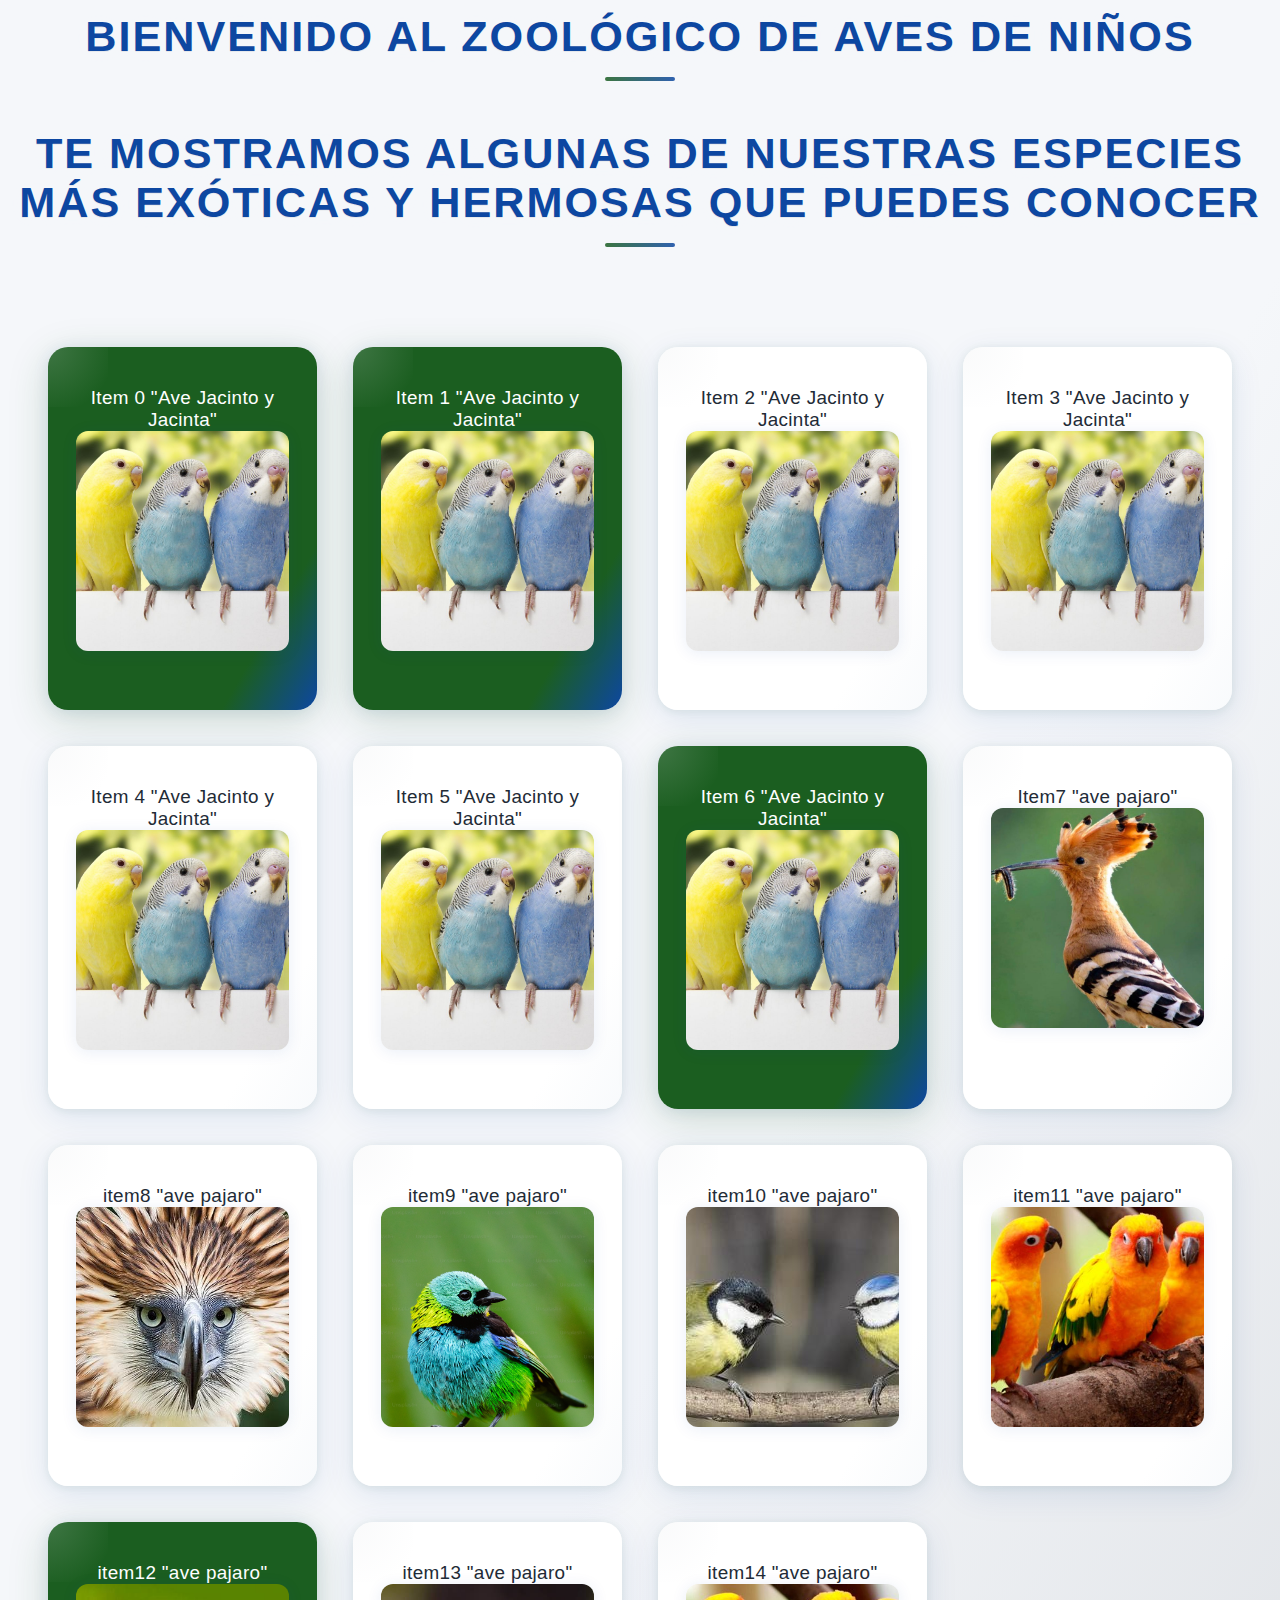
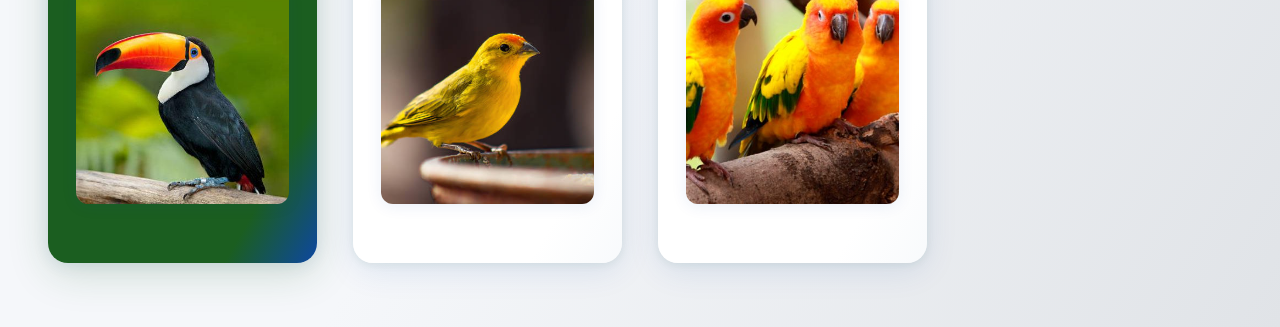
<file: practica10/index.html>
<!DOCTYPE html>
<html lang="es">
<head>
    <meta charset="UTF-8">
    <meta name="viewport" content="width=device-width, initial-scale=1.0">
    <title>Practica10</title>
    <link rel="stylesheet" href="estilos.css">

</head>
<body>

    <h1>Bienvenido al zoológico de aves de niños</h1>
    <h2>Te mostramos algunas de nuestras especies más exóticas y hermosas que puedes conocer</h2>

    <div class="container">
        <div class="item" id="item1">Item 0 "Ave Jacinto y Jacinta"
            <img src="img/jacintoyjacinta.jpeg" alt="jacintoyjacinta" width="350" height="350">
        </div>
        <div class="item" id="item1">Item 1 "Ave Jacinto y Jacinta"
            <img src="img/jacintoyjacinta.jpeg" alt="jacintoyjacinta" width="350" height="350">
        </div>
        <div class="item" id="item2">Item 2 "Ave Jacinto y Jacinta"
            <img src="img/jacintoyjacinta.jpeg" alt="jacintoyjacinta" width="350" height="350">
        </div>
        <div class="item" id="item3">Item 3 "Ave Jacinto y Jacinta"
            <img src="img/jacintoyjacinta.jpeg" alt="jacintoyjacinta" width="350" height="350">
        </div>
        <div class="item" id="item4">Item 4 "Ave Jacinto y Jacinta"
            <img src="img/jacintoyjacinta.jpeg" alt="jacintoyjacinta" width="350" height="350">
        </div>
        <div class="item" id="item5">Item 5 "Ave Jacinto y Jacinta"
            <img src="img/jacintoyjacinta.jpeg" alt="jacintoyjacinta" width="350" height="350">
        </div>
        <div class="item" id="item6">Item 6 "Ave Jacinto y Jacinta"
            <img src="img/jacintoyjacinta.jpeg" alt="jacintoyjacinta" width="350" height="350">
        </div>
        <div class="item" id="item7">Item7 "ave pajaro"
            <img src="img/pajaro7.jpg" alt="pajaro7" width="350" height="350">
        </div>
        <div class="item" id="item2">item8 "ave pajaro"
            <img src="img/pajaro8.jpg" alt="pajaro8" width="350" height="350">
        </div>
        <div class="item" id="item3">item9 "ave pajaro"
            <img src="img/pajaro6.jpeg" alt="pajaro6" width="350" height="350">
        </div>
        <div class="item" id="item4">item10 "ave pajaro"
            <img src="img/pajaro5.jpeg" alt="pajaro5" width="350" height="350">
        </div>
        <div class="item" id="item5">item11 "ave pajaro"
            <img src="img/pajaro4.jpg" alt="pajaro4" width="350" height="350">
        </div>
        <div class="item" id="item6">item12 "ave pajaro"
            <img src="img/pajaro3.jpg" alt="pajaro3" width="350" height="350">
        </div>
        <div class="item" id="item7">item13 "ave pajaro"
            <img src="img/pajaro2.jpg" alt="pajaro2" width="350" height="350">
        </div>
        <div class="item" id="item7">item14 "ave pajaro"
            <img src="img/pajaro4.jpg" alt="pajaro4" width="350" height="350">
        </div>
    </div>
    </body>
</html>
</file>
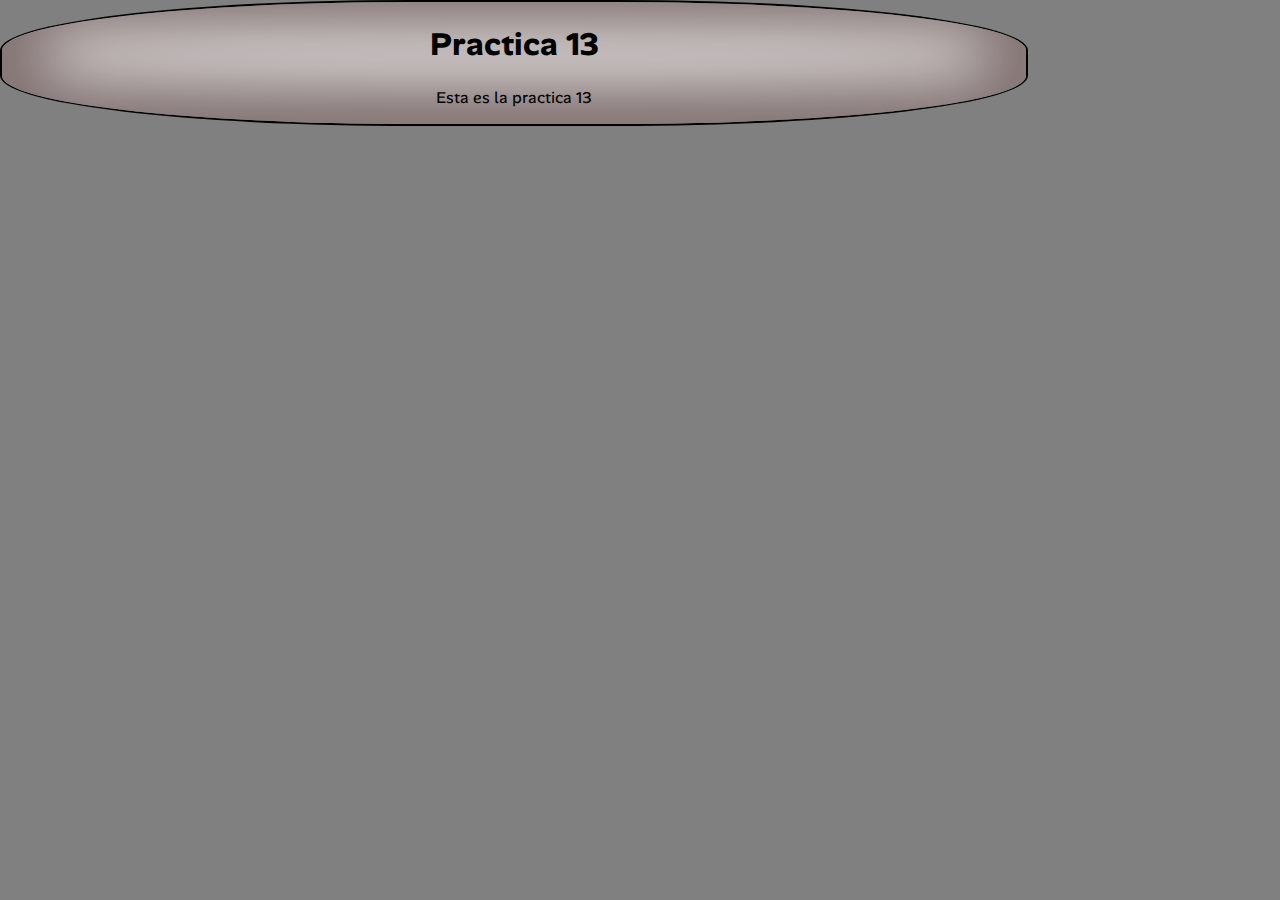
<file: practica13/index.html>
<!DOCTYPE html>
<html lang="en">
<head>
    <meta charset="UTF-8">
    <meta name="viewport" content="width=device-width, initial-scale=1.0">
    <title>Practica 13</title>
    
    <link rel="preconnect" href="https://fonts.googleapis.com">
    <link rel="preconnect" href="https://fonts.gstatic.com" crossorigin>
    <link href="https://fonts.googleapis.com/css2?family=Alan+Sans:wght@300..900&display=swap" rel="stylesheet">
    <link rel="stylesheet" href="estilos.css">
</head>
<body>
    <div id="encabezado">
        <h1>Practica 13</h1>
    <p>Esta es la practica 13</p>
    </div>
    

    
</body>
</html>
</file>
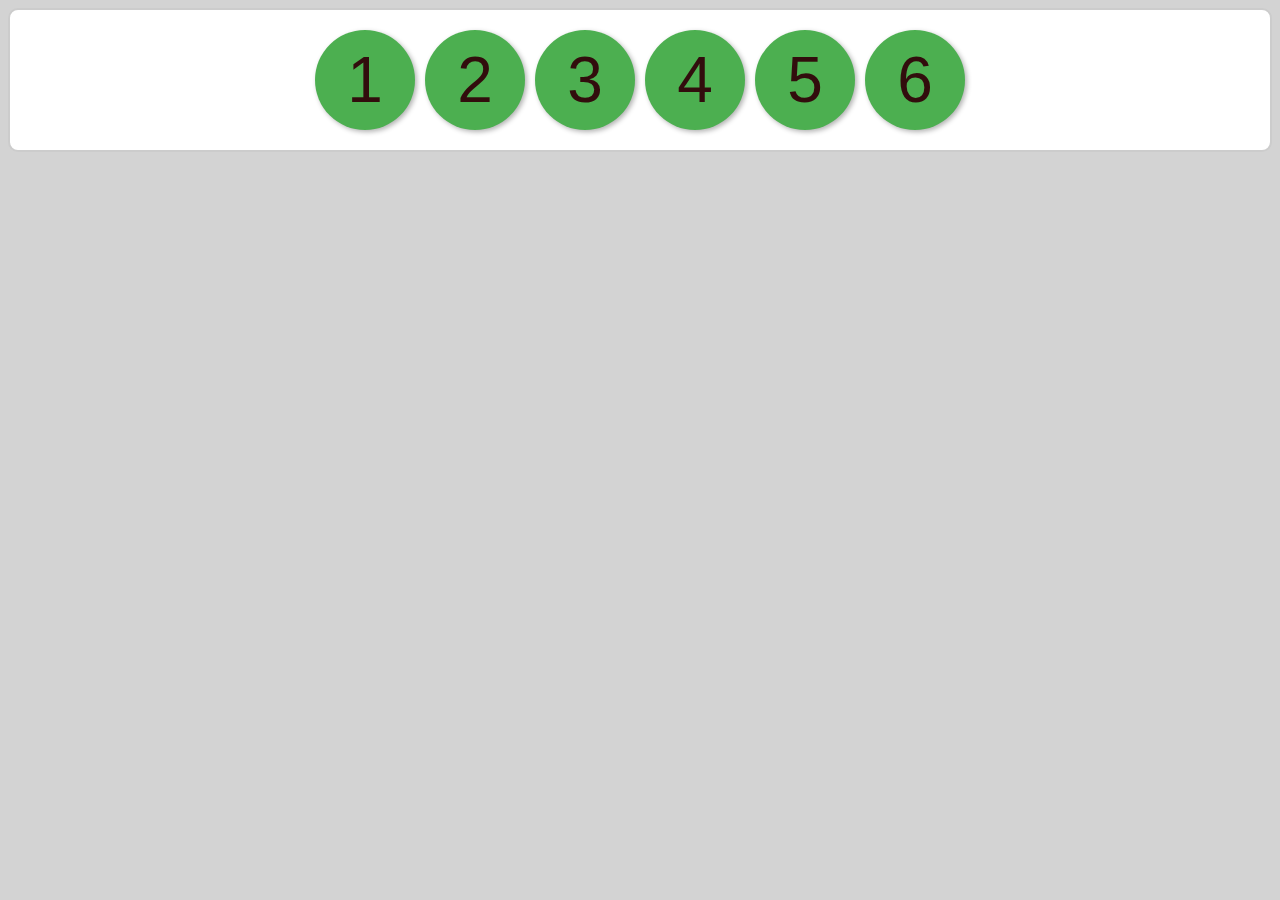
<file: practica14/index.html>
<!DOCTYPE html>
<html lang="es">
<head>
    <meta charset="UTF-8">
    <meta name="viewport" content="width=device-width, initial-scale=1.0">
    <title>Practica14</title>
    <link rel="stylesheet" href="estilos.css">
</head>
<body>
    <div id="container">
        <div class="cuadro">1</div>
        <div class="cuadro">2</div>
        <div class="cuadro">3</div>
        <div class="cuadro">4</div>
        <div class="cuadro">5</div>
        <div class="cuadro">6</div>
    </div>
</head>
<body>
    
</body>
</html>
</file>
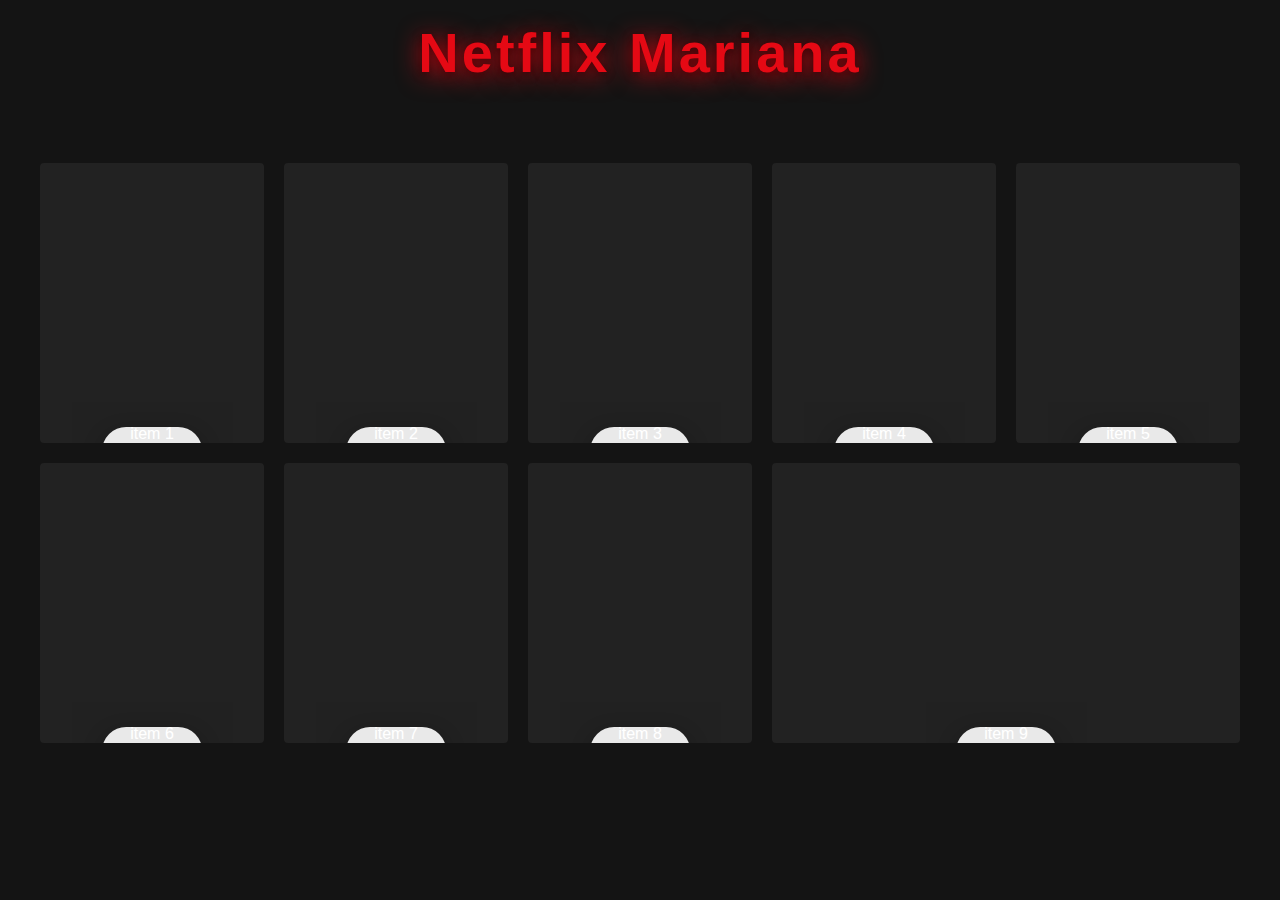
<file: practica16/index.html>
<!DOCTYPE html>
<html lang="es">
<head>
    <meta charset="UTF-8">
    <meta name="viewport" content="width=device-width, initial-scale=1.0">
    <title>Practica16</title>
    <link rel="stylesheet" href="estilos.css">

</head>
<body>

    <H1>Netflix Mariana</H1>

    <div class="container">
        <div class="item item1">item 1</div>
        <div class="item item2">item 2</div>
        <div class="item item3">item 3</div>
        <div class="item item4">item 4</div>
        <div class="item item5">item 5</div>
        <div class="item item6">item 6</div>
        <div class="item item7">item 7</div>
        <div class="item item8">item 8</div>
        <div class="item item9">item 9</div>
    </div>
    
</body>
</html>
</file>
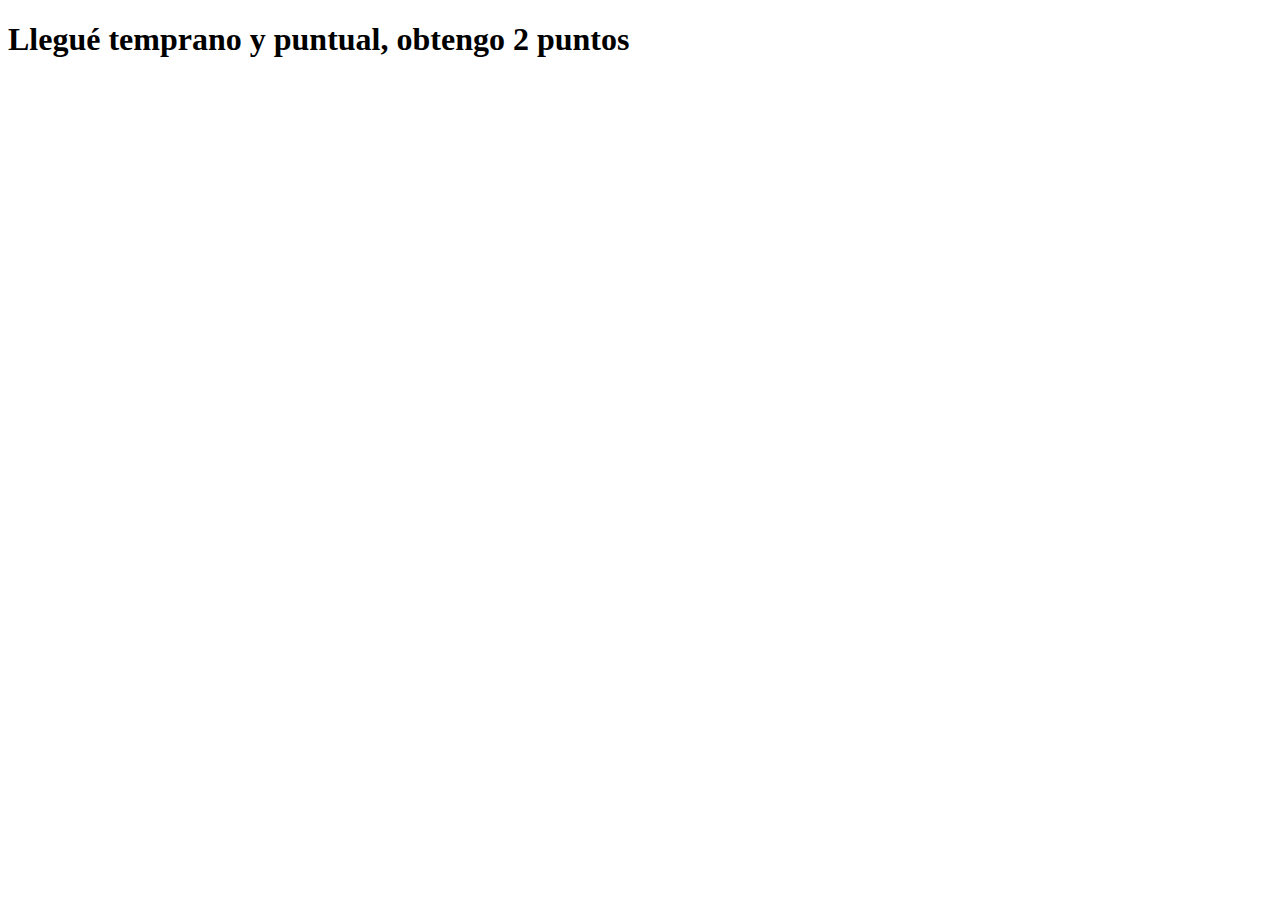
<file: practica8/index.html>
<!DOCTYPE html>
<html lang="en">
<head>
    <meta charset="UTF-8">
    <meta name="viewport" content="width=device-width, initial-scale=1.0">
    <title>Practica8</title>
</head>
<body>
    <h1>Llegué temprano y puntual, obtengo 2 puntos</h1>
    
</body>
</html>
</file>
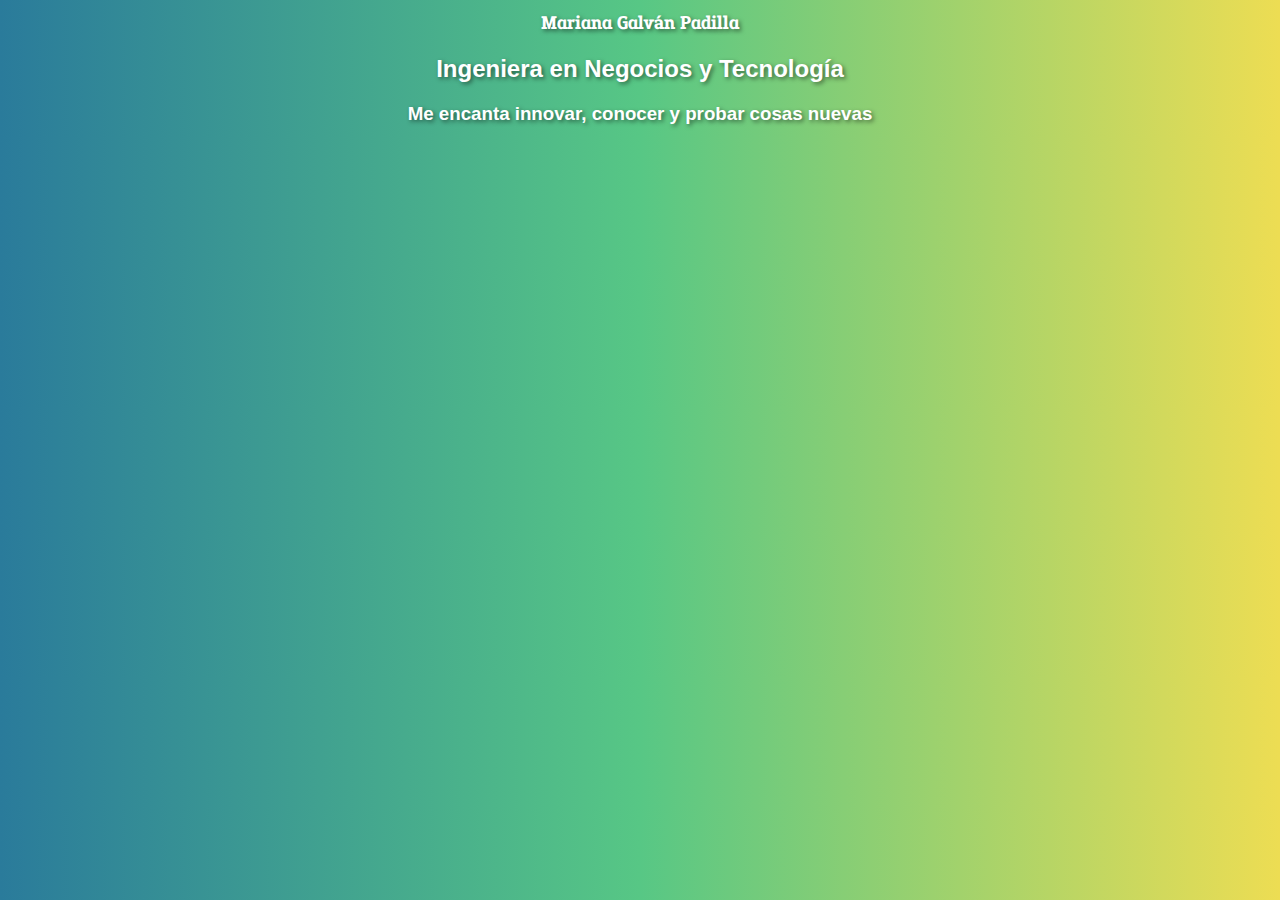
<file: practica9/index.html>
<!DOCTYPE html>
<html lang="en">
<head>
    <meta charset="UTF-8">
    <meta name="viewport" content="width=device-width, initial-scale=1.0">
    <title>Practica9</title>
<link rel="preconnect" href="https://fonts.googleapis.com">
<link rel="preconnect" href="https://fonts.gstatic.com" crossorigin>
<link href="https://fonts.googleapis.com/css2?family=Epunda+Slab:ital,wght@0,300..900;1,300..900&display=swap" rel="stylesheet">
   <link rel="stylesheet" href="estilos.css">

</head>
<body>

    <header>
        <h1>Mariana Galván Padilla</h1>
        <h2>Ingeniera en Negocios y Tecnología</h2>
        <h3>Me encanta innovar, conocer y probar cosas nuevas</h3>
    </header>
    
</body>
</html>
</file>
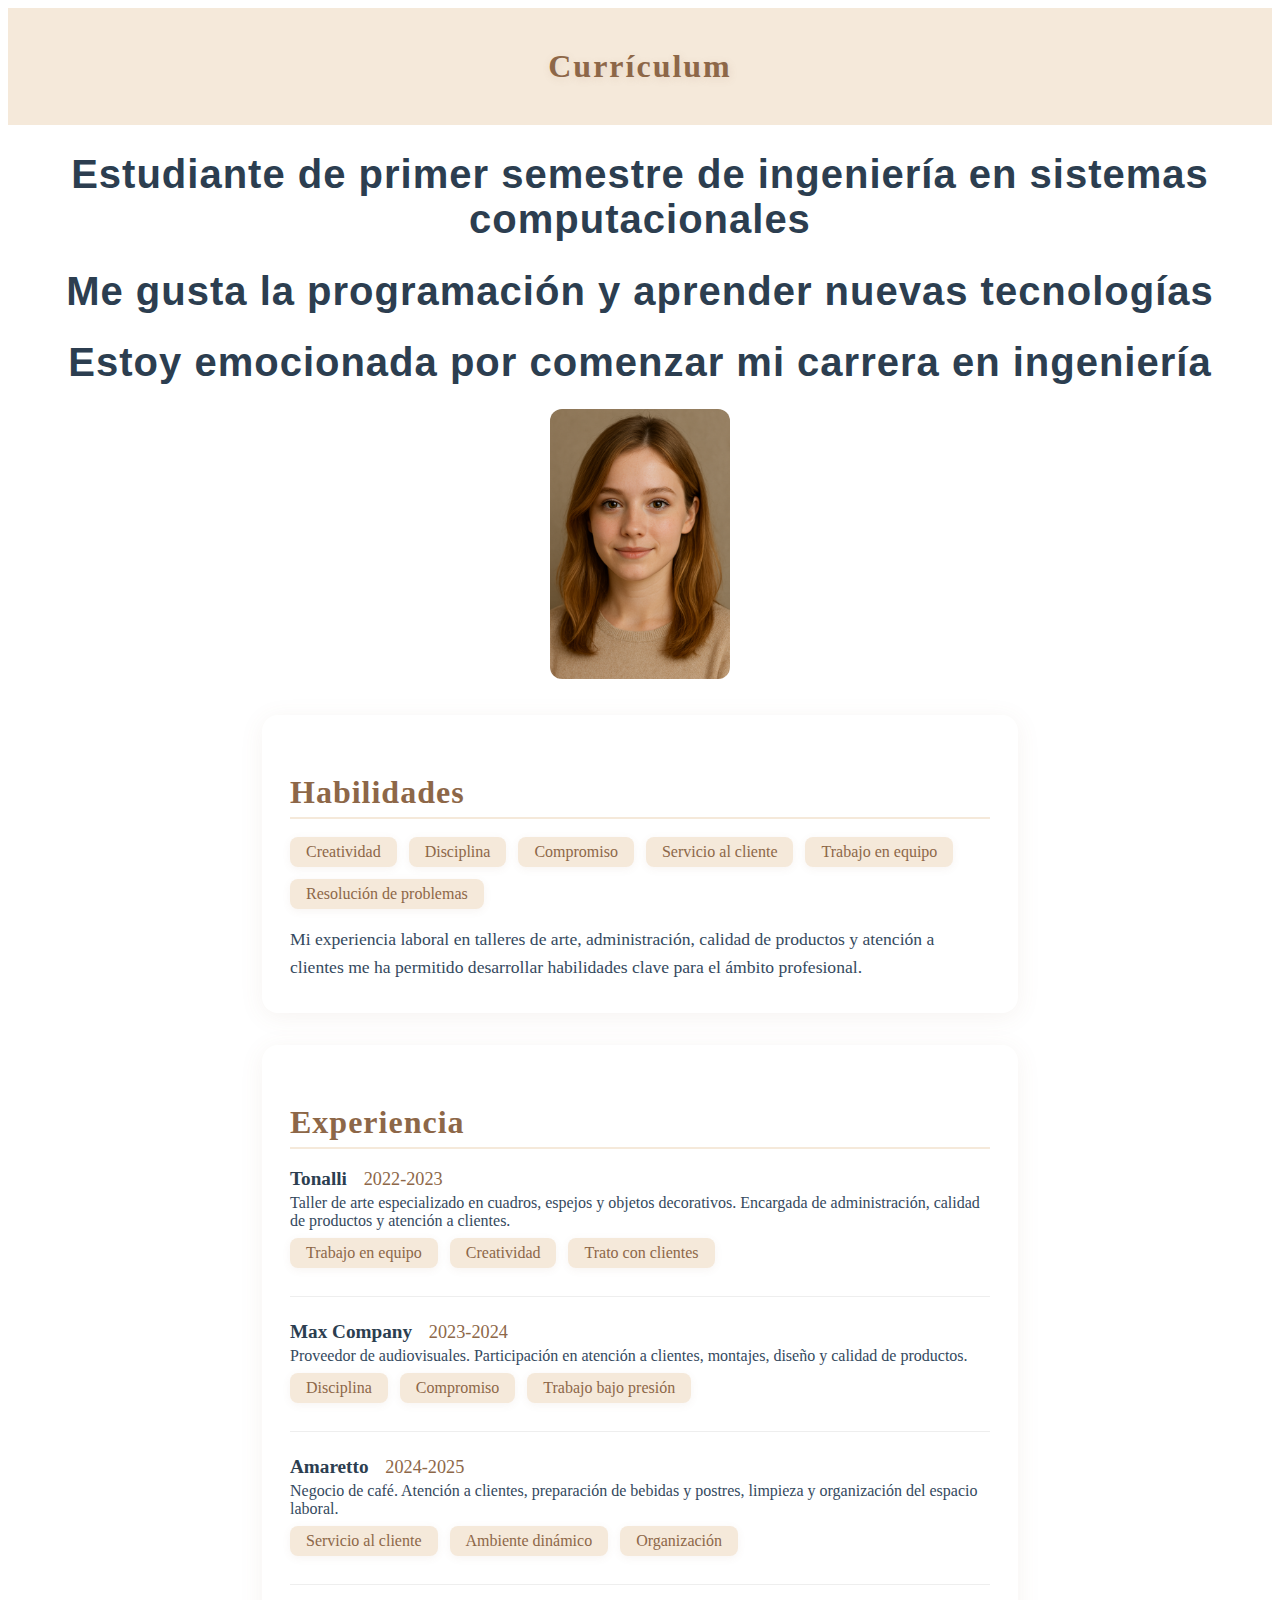
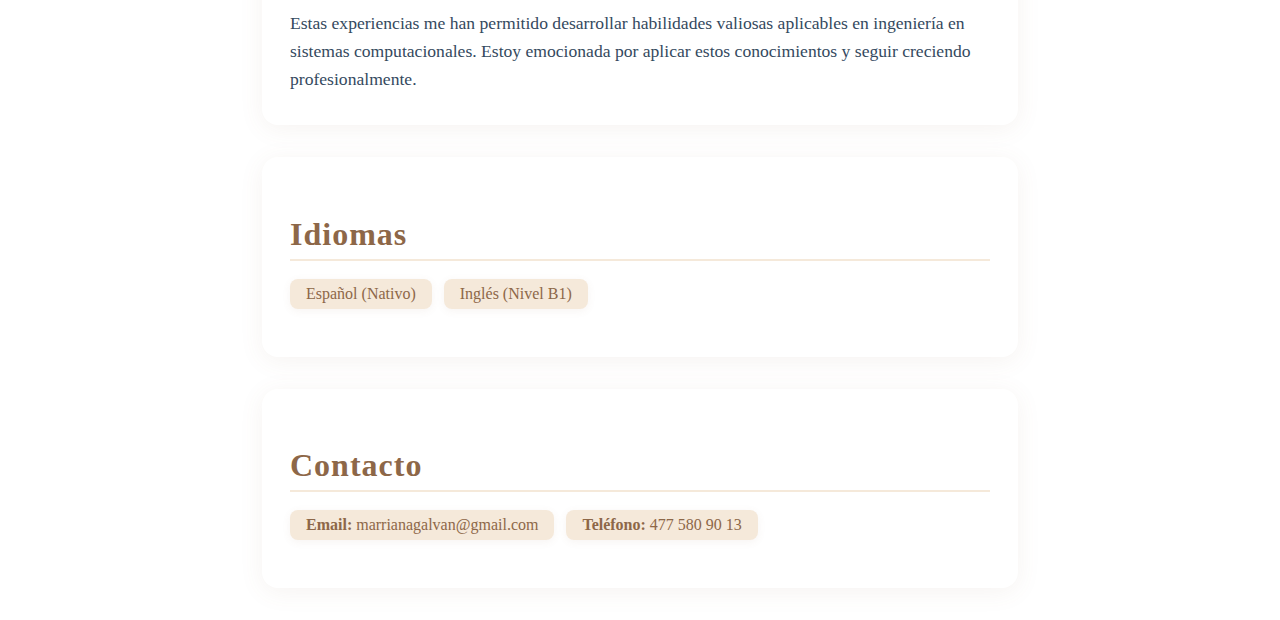
<file: Prácticas/practica1/index.html>
<!DOCTYPE html>
<html lang="en">
<head>
    <meta charset="UTF-8">
    <meta name="viewport" content="width=device-width, initial-scale=1.0">
    <title>Document</title>
</head>
<body>
    <div class="main-title-row">
        <h1 class="main-title">Currículum</h1>
    </div>
    <style>
        .main-title-row {
            background-color: #f5e9da;
            padding: 40px 0;
            text-align: center;
        }
        .main-title {
            font-family: 'Playfair Display', 'Georgia', serif;
            font-size: 2em;
            font-weight: 900;
            color: #8d6748;
            margin: 0;
            letter-spacing: 2px;
            text-shadow: 1px 2px 8px rgba(141,103,72,0.15);
        }
        @import url('https://fonts.googleapis.com/css2?family=Playfair+Display:wght@900&display=swap');
    </style>
<!-- Mariana Galván Padilla 
    Estudiante de primer semestre de ingeniería en sistemas computacionales. Me gusta la programación y aprender nuevas tecnologías. Estoy emocionada por comenzar mi carrera en ingeniería
 Tengo 18 años -->
<style>
    .intro-title {
        font-family: 'Segoe UI', Arial, sans-serif;
        font-size: 2.5em;
        font-weight: 700;
        color: #2c3e50;
        margin-bottom: 0.5em;
        letter-spacing: 1px;
        text-align: center;
    }
</style>
<h1 class="intro-title">Estudiante de primer semestre de ingeniería en sistemas computacionales</h1>
<h1 class="intro-title">Me gusta la programación y aprender nuevas tecnologías</h1>
<h1 class="intro-title">Estoy emocionada por comenzar mi carrera en ingeniería</h1>

<style>
    .age-info {
        font-family: 'Segoe UI', Arial, sans-serif;
        font-size: 1.5em;
        font-weight: 400;
        color: #34495e;
        margin-bottom: 1em;
        text-align: center;
    }
</style>

<div style="text-align:center; margin: 24px 0;">
    <img src="imagen.png" alt="Mariana Galván Padilla" style="width:180px; height:auto; border-radius:12px;">
</div>
<section class="section">
    <h2 class="section-title">Habilidades</h2>
    <ul class="skills-list">
        <li>Creatividad</li>
        <li>Disciplina</li>
        <li>Compromiso</li>
        <li>Servicio al cliente</li>
        <li>Trabajo en equipo</li>
        <li>Resolución de problemas</li>
    </ul>
    <p class="section-desc">
        Mi experiencia laboral en talleres de arte, administración, calidad de productos y atención a clientes me ha permitido desarrollar habilidades clave para el ámbito profesional.
    </p>
</section>

<section class="section">
    <h2 class="section-title">Experiencia</h2>
    <div class="experience-item">
        <h3 class="job-title">Tonalli <span class="job-date">2022-2023</span></h3>
        <p class="job-desc">Taller de arte especializado en cuadros, espejos y objetos decorativos. Encargada de administración, calidad de productos y atención a clientes.</p>
        <ul class="job-skills">
            <li>Trabajo en equipo</li>
            <li>Creatividad</li>
            <li>Trato con clientes</li>
        </ul>
    </div>
    <div class="experience-item">
        <h3 class="job-title">Max Company <span class="job-date">2023-2024</span></h3>
        <p class="job-desc">Proveedor de audiovisuales. Participación en atención a clientes, montajes, diseño y calidad de productos.</p>
        <ul class="job-skills">
            <li>Disciplina</li>
            <li>Compromiso</li>
            <li>Trabajo bajo presión</li>
        </ul>
    </div>
    <div class="experience-item">
        <h3 class="job-title">Amaretto <span class="job-date">2024-2025</span></h3>
        <p class="job-desc">Negocio de café. Atención a clientes, preparación de bebidas y postres, limpieza y organización del espacio laboral.</p>
        <ul class="job-skills">
            <li>Servicio al cliente</li>
            <li>Ambiente dinámico</li>
            <li>Organización</li>
        </ul>
    </div>
    <p class="section-desc">
        Estas experiencias me han permitido desarrollar habilidades valiosas aplicables en ingeniería en sistemas computacionales. Estoy emocionada por aplicar estos conocimientos y seguir creciendo profesionalmente.
    </p>
</section>

<section class="section">
    <h2 class="section-title">Idiomas</h2>
    <ul class="languages-list">
        <li>Español (Nativo)</li>
        <li>Inglés (Nivel B1)</li>
    </ul>
</section>

<section class="section">
    <h2 class="section-title">Contacto</h2>
    <ul class="contact-list">
        <li><strong>Email:</strong> marrianagalvan@gmail.com</li>
        <li><strong>Teléfono:</strong> 477 580 90 13</li>
    </ul>
</section>

<style>
.section {
    background: #fff;
    border-radius: 16px;
    box-shadow: 0 4px 24px rgba(141,103,72,0.08);
    margin: 32px auto;
    max-width: 700px;
    padding: 32px 28px;
}
.section-title {
    font-family: 'Playfair Display', 'Georgia', serif;
    font-size: 2em;
    color: #8d6748;
    margin-bottom: 18px;
    border-bottom: 2px solid #f5e9da;
    padding-bottom: 6px;
    letter-spacing: 1px;
}
.section-desc {
    font-size: 1.1em;
    color: #34495e;
    margin-top: 12px;
    margin-bottom: 0;
    line-height: 1.6;
}
.skills-list, .languages-list, .contact-list, .job-skills {
    list-style: none;
    padding: 0;
    margin: 0 0 16px 0;
    display: flex;
    flex-wrap: wrap;
    gap: 12px;
}
.skills-list li, .languages-list li, .contact-list li, .job-skills li {
    background: #f5e9da;
    color: #8d6748;
    border-radius: 8px;
    padding: 6px 16px;
    font-size: 1em;
    font-weight: 500;
    box-shadow: 0 2px 8px rgba(141,103,72,0.07);
}
.experience-item {
    margin-bottom: 24px;
    padding-bottom: 12px;
    border-bottom: 1px solid #eee;
}
.job-title {
    font-size: 1.2em;
    font-weight: 700;
    color: #2c3e50;
    margin-bottom: 4px;
}
.job-date {
    font-size: 0.95em;
    color: #8d6748;
    font-weight: 400;
    margin-left: 12px;
}
.job-desc {
    font-size: 1em;
    color: #34495e;
    margin-bottom: 8px;
    margin-top: 0;
}
@media (max-width: 600px) {
    .section {
        padding: 18px 8px;
        max-width: 98vw;
    }
    .section-title {
        font-size: 1.3em;
    }
}
</style>
</h1>
</P>
</p>
</body>
</html>
</file>
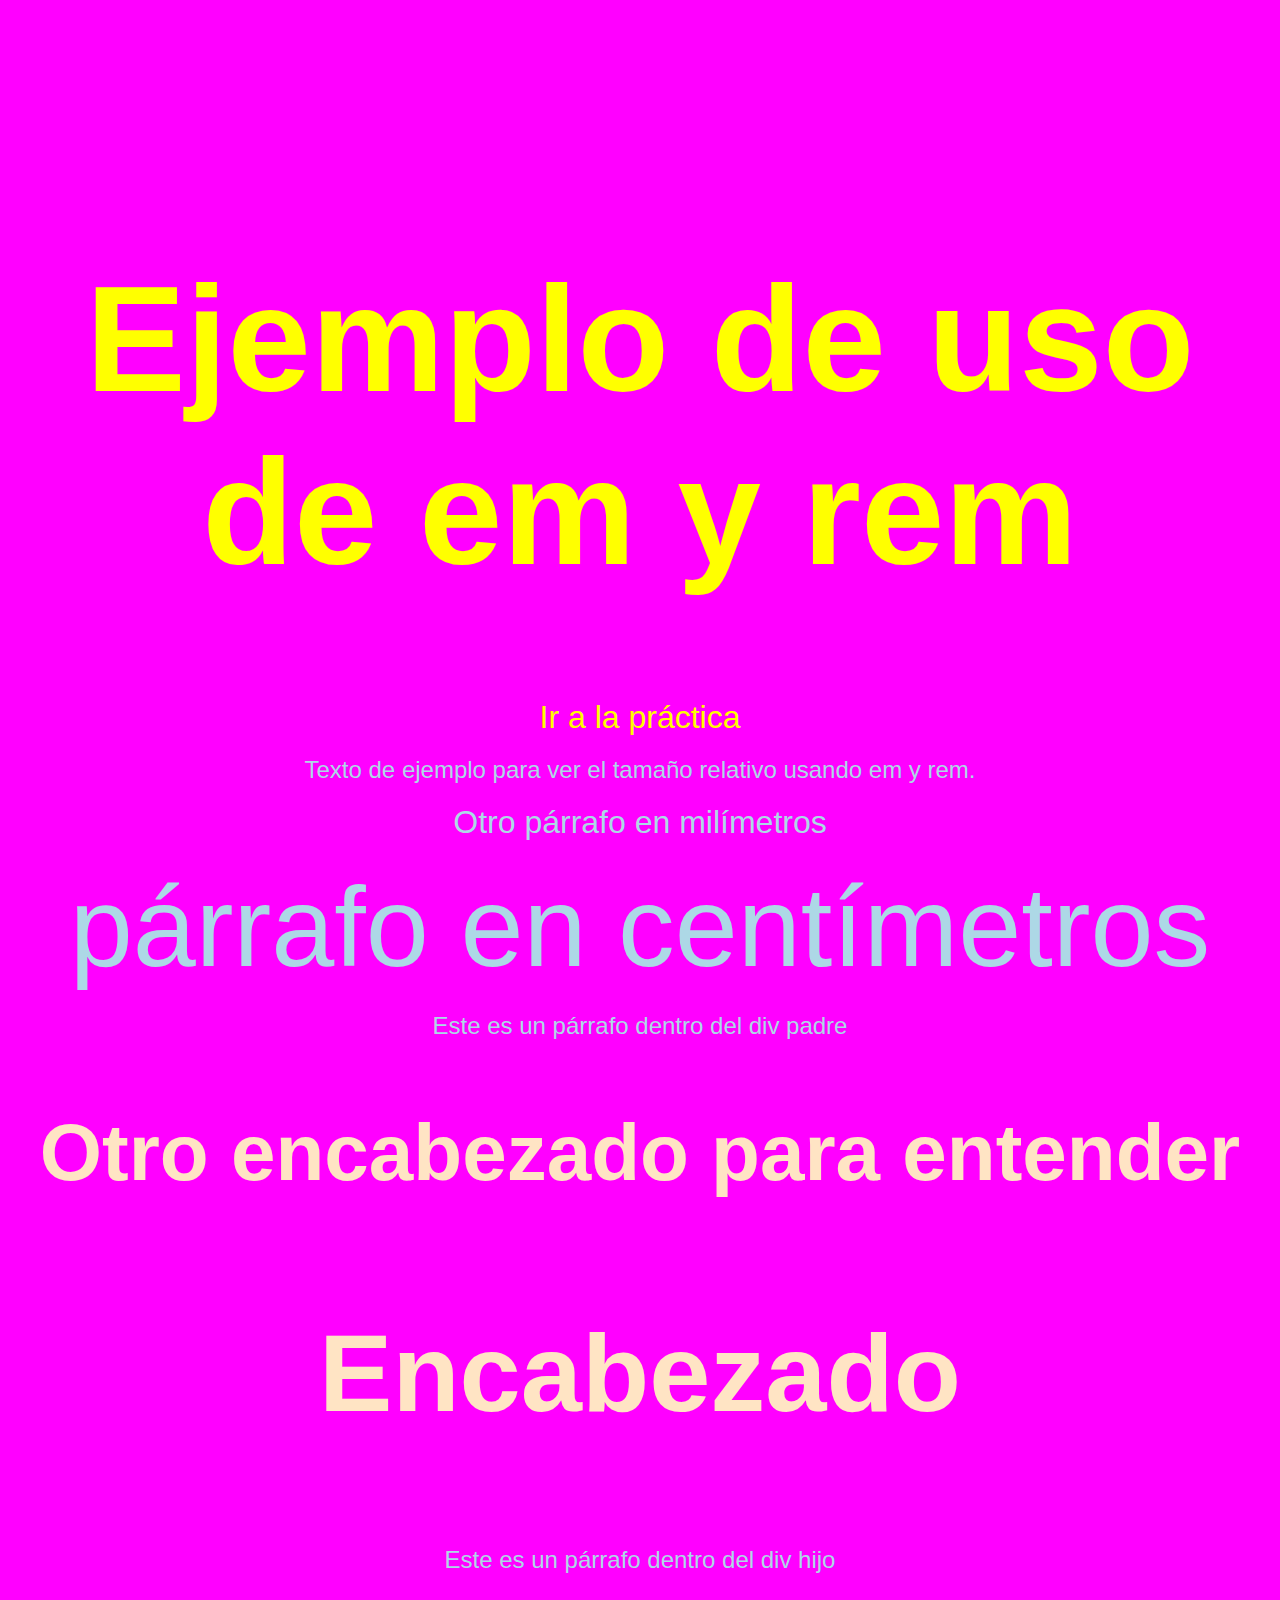
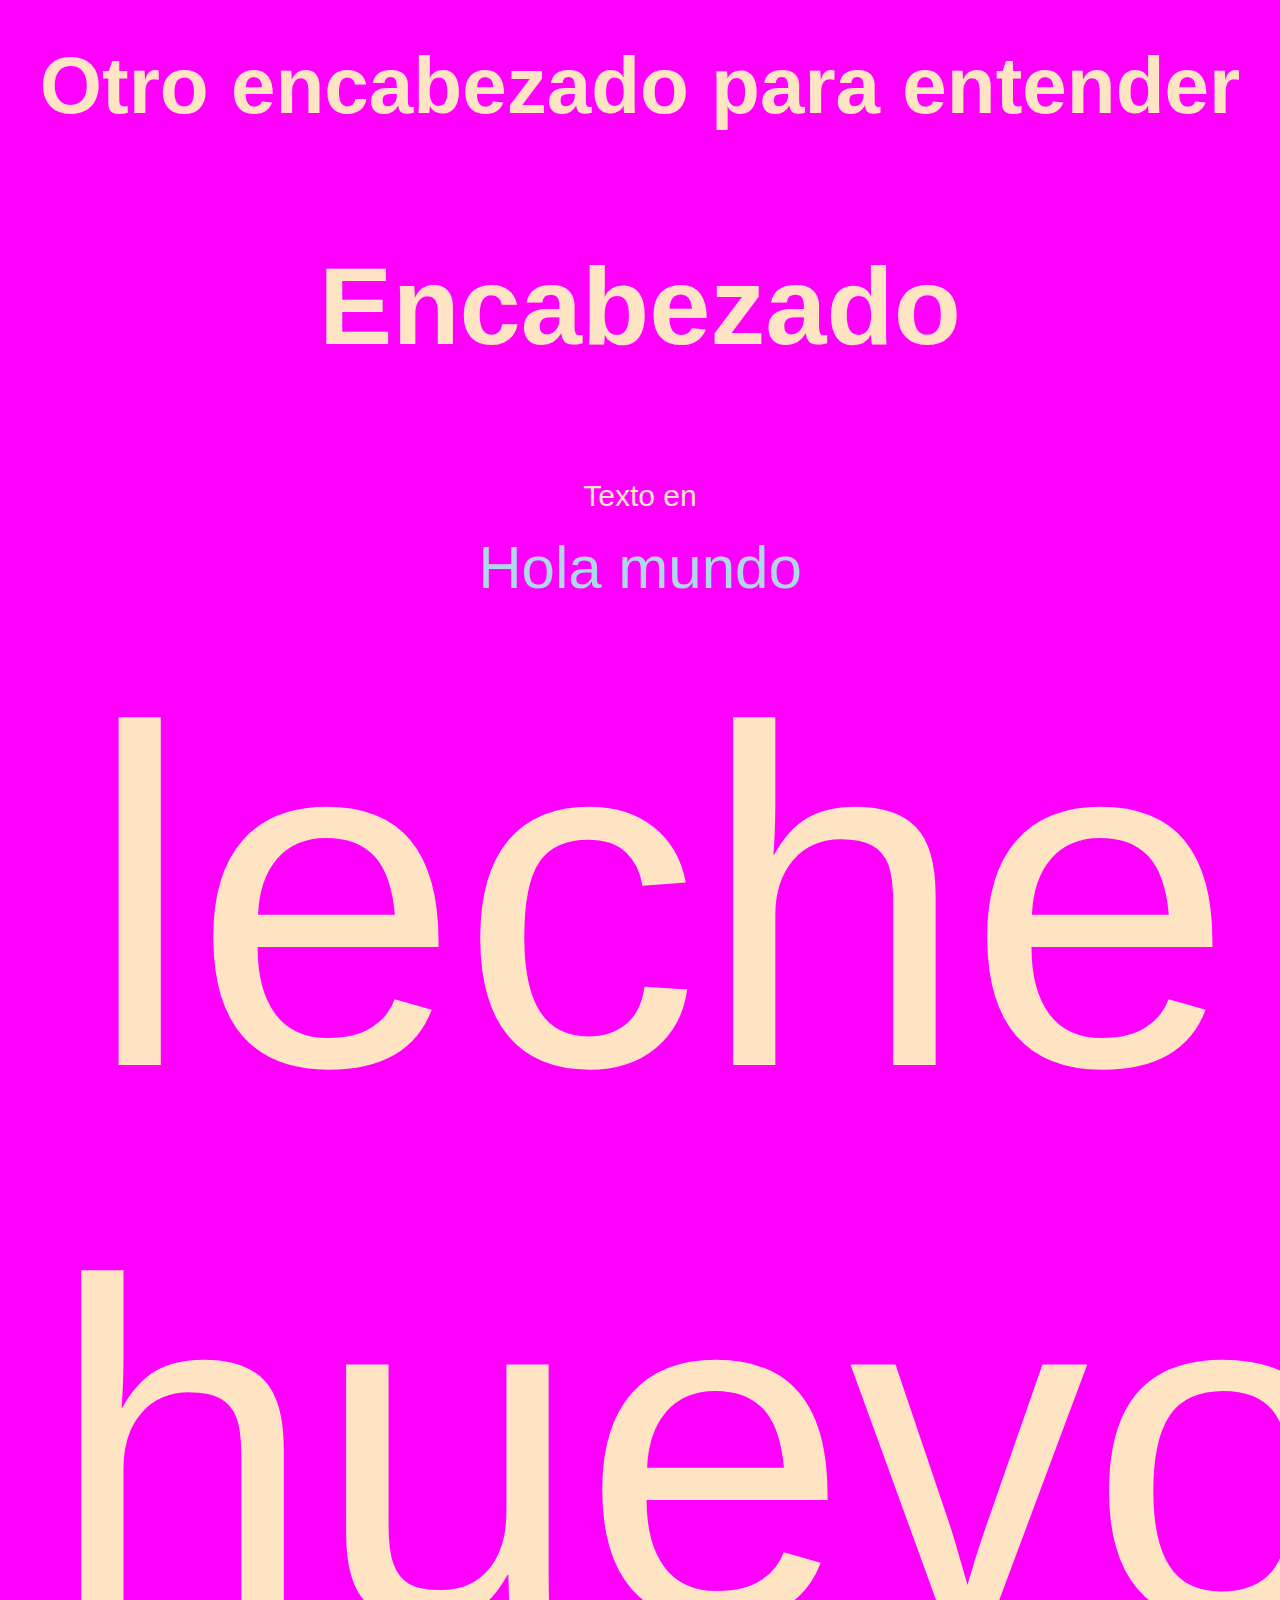
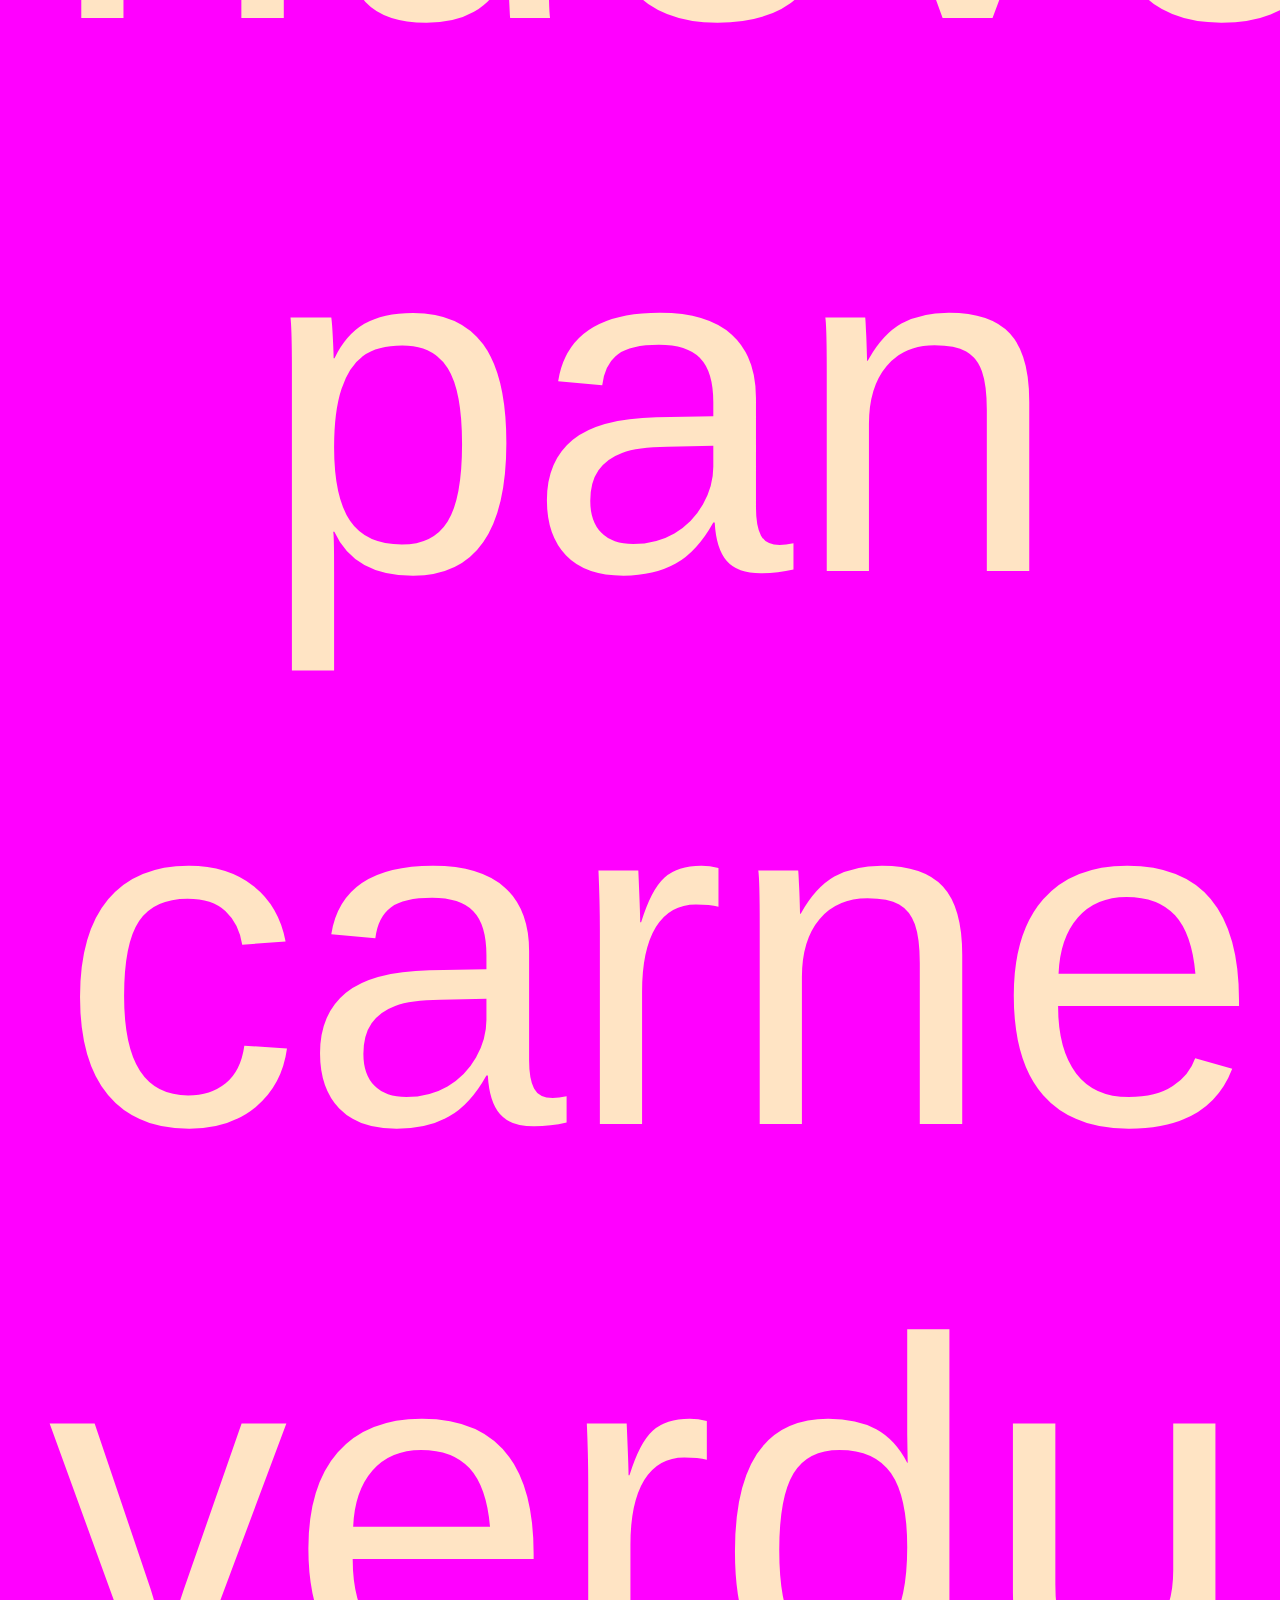
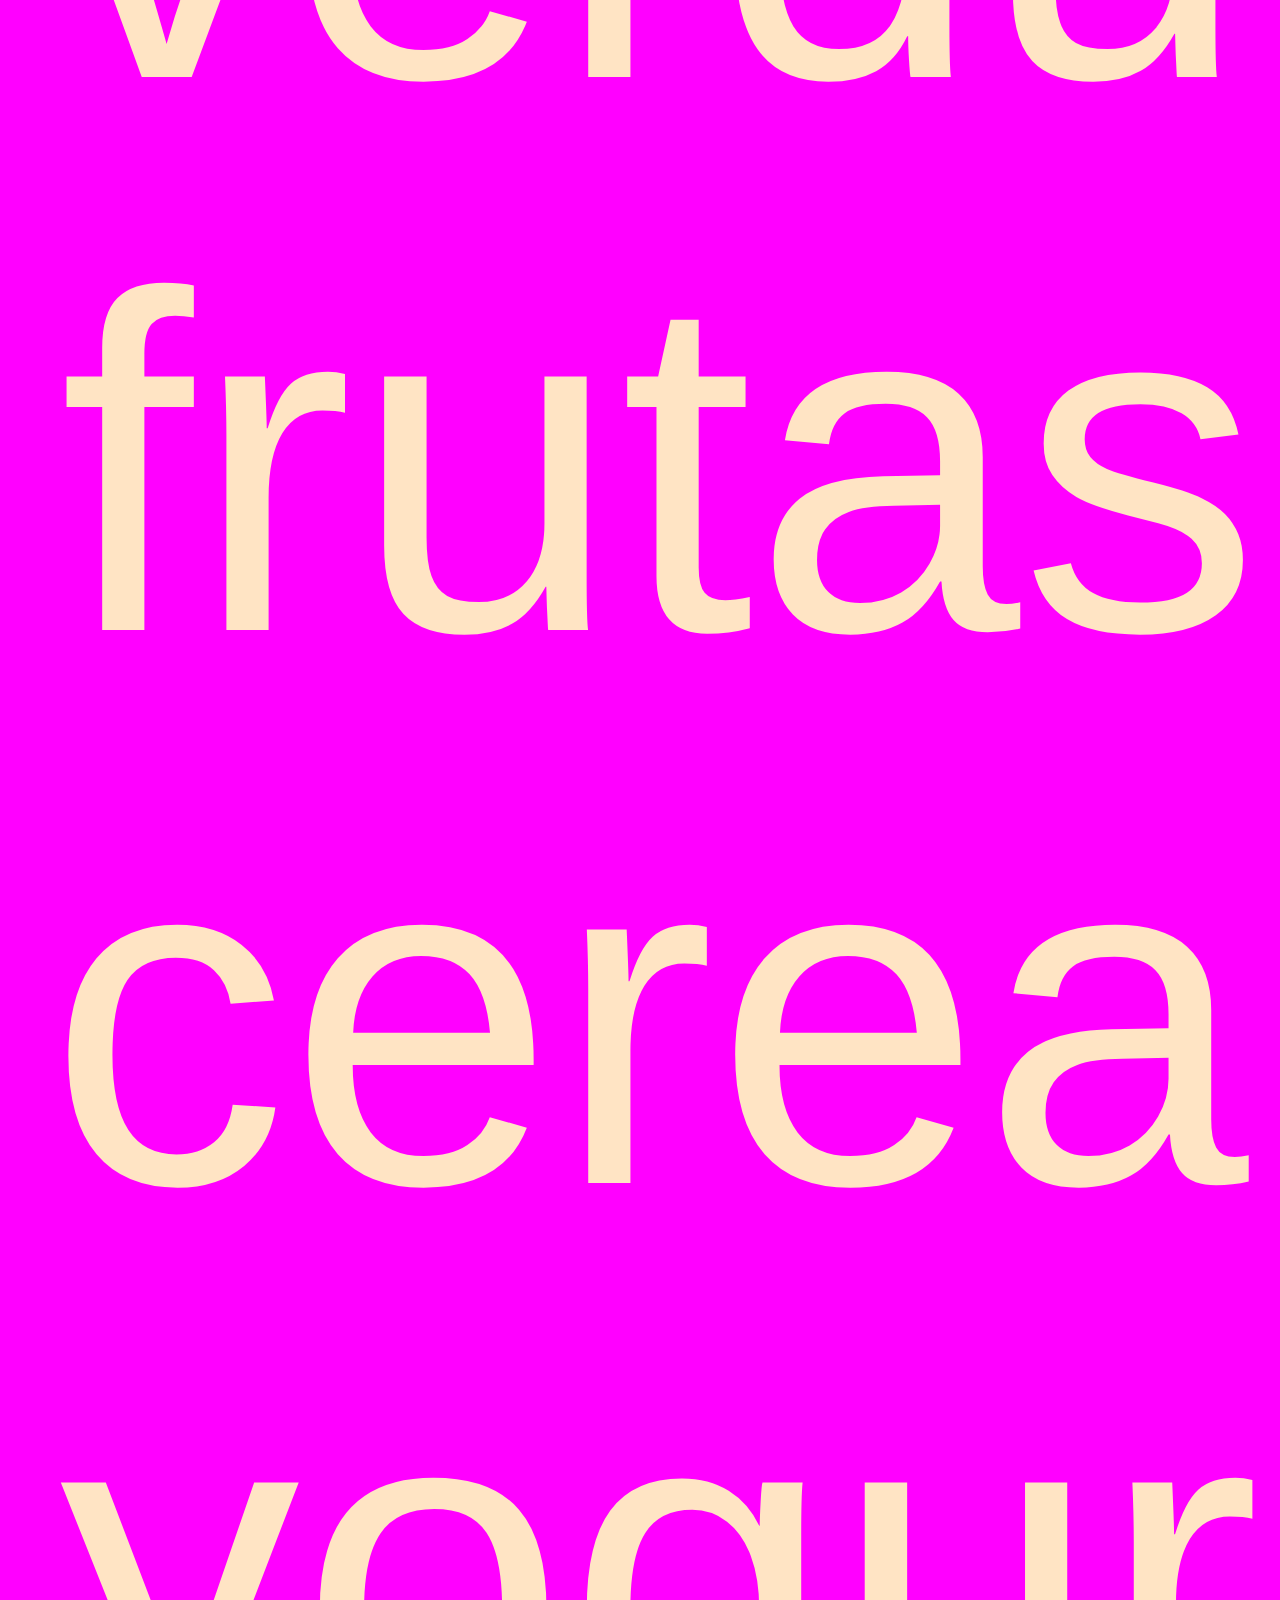
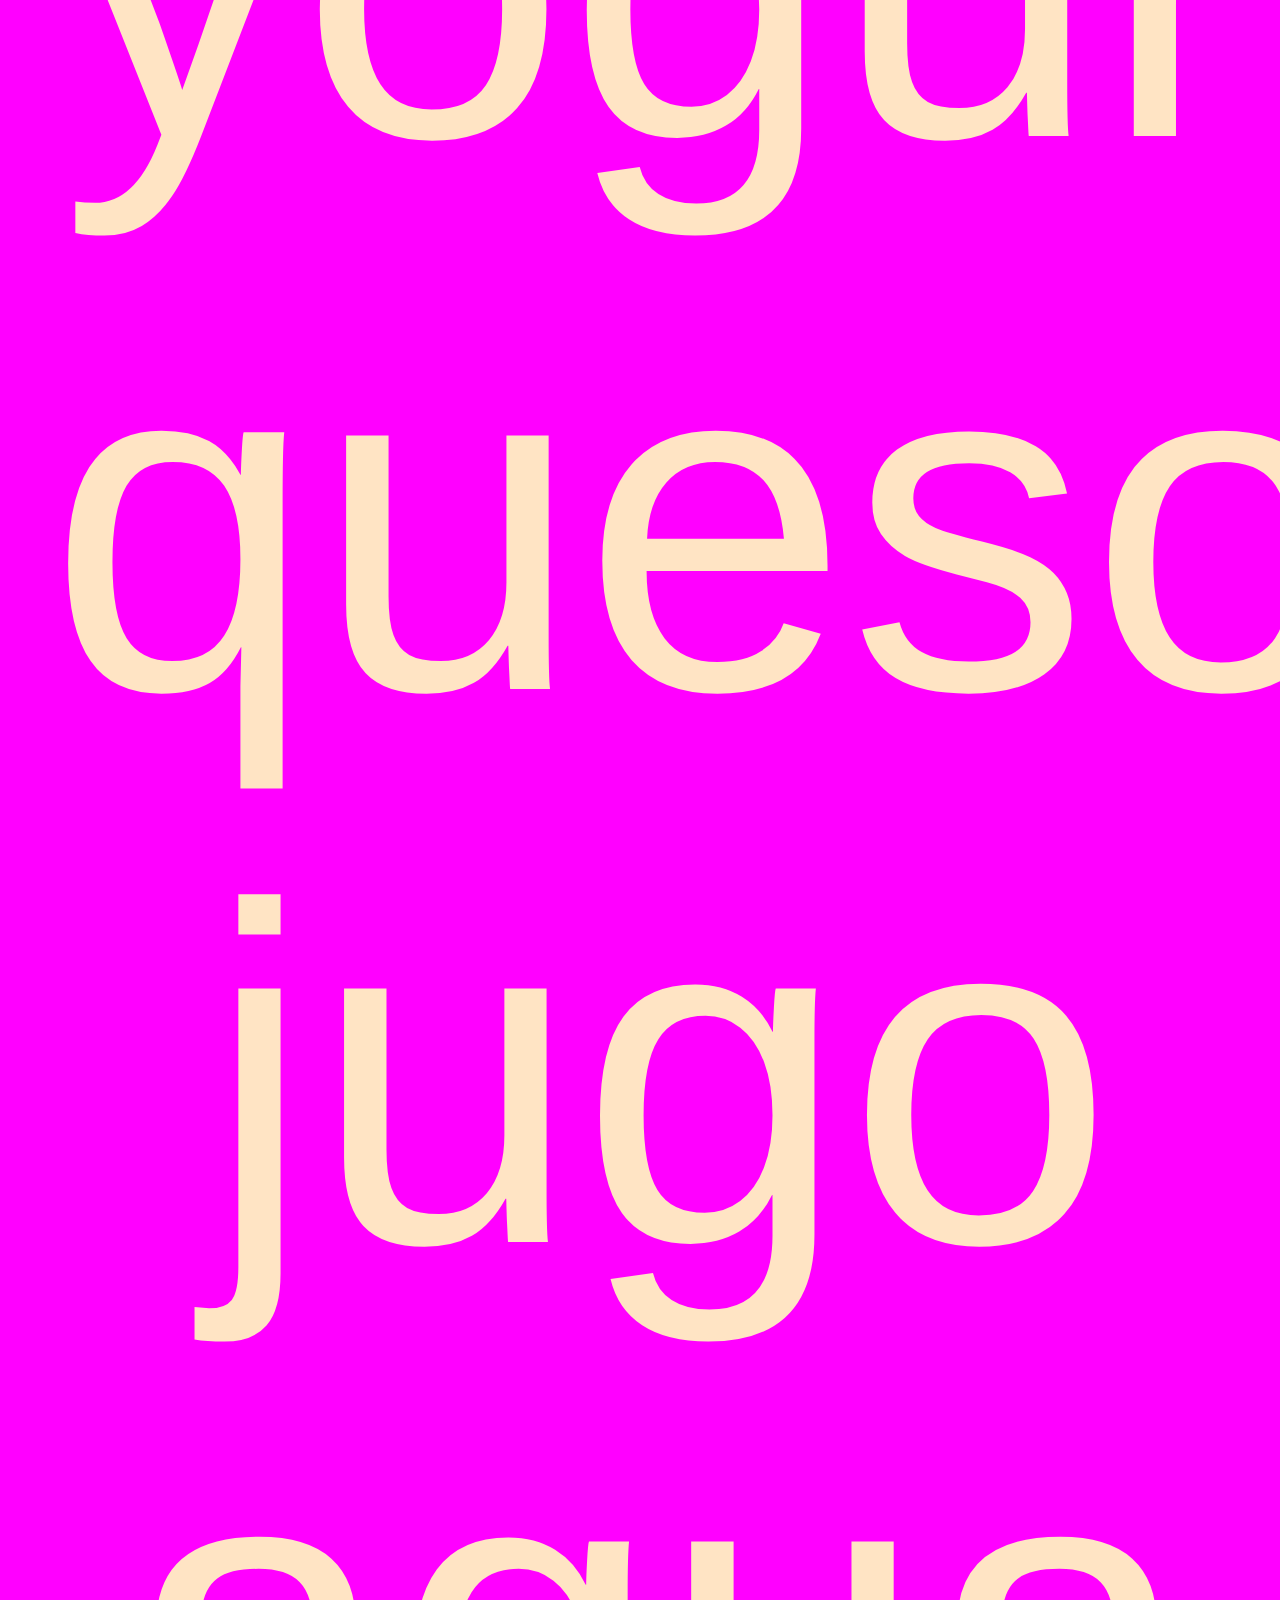
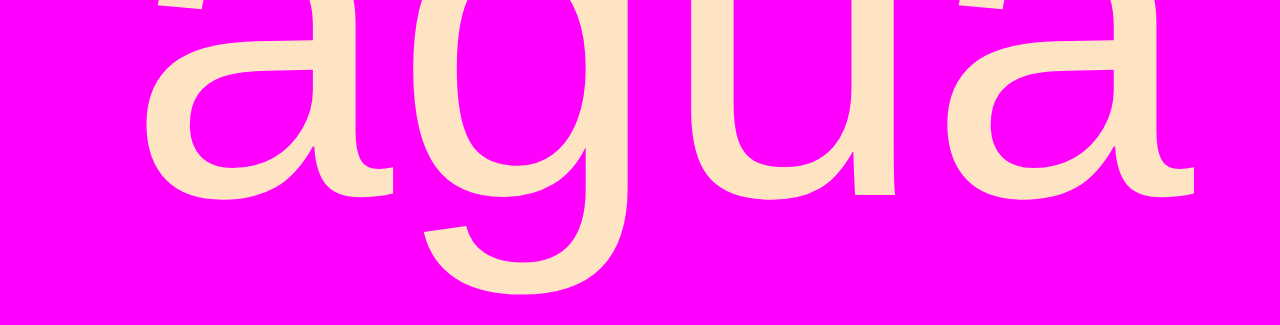
<file: Prácticas/practica12/index.html>
<!DOCTYPE html>
<html lang="es"></html>
<head>
    <meta charset="UTF-8">
    <meta name="viewport" content="width=device-width, initial-scale=1.0">
    <title>Document</title>
    <link rel="stylesheet" href="estilos.css">
</head>
<body>
    
    <h1>Ejemplo de uso de em y rem</h1> 
    <a href="https://google.com">Ir a la práctica</a>
    <p>Texto de ejemplo para ver el tamaño relativo usando em y rem.</p>
    <p style="font-size: xx-large; text-align: center;"> Otro párrafo en milímetros</p>
    <p style="font-size: 3cm;">párrafo en centímetros</p>

    
    <div id="padre">
        <p>Este es un párrafo dentro del div padre</p>
        <h2>Otro encabezado para entender <em></em></h2>
        <h3>Encabezado</h3>
        <div id="hijo">
            <p>Este es un párrafo dentro del div hijo</p>
            <h2>Otro encabezado para entender <em></em></h2>
            <h3>Encabezado</h3>
                <span style="font-size: 1.5em;"> Texto en 
                <p style="font-size: 2em;">Hola mundo</p>
                </span></span>
    </div>

    <ul>
        <li>leche</li>
        <li>huevos</li>
        <li>pan</li>
        <li>carne</li>
        <li>verduras</li>
        <li>frutas</li>
        <li>cereal</li>
        <li>yogur</li>
        <li>queso</li>
        <li>jugo</li>
        <li>agua</li>
    </ul>
</body>
</html>
</file>
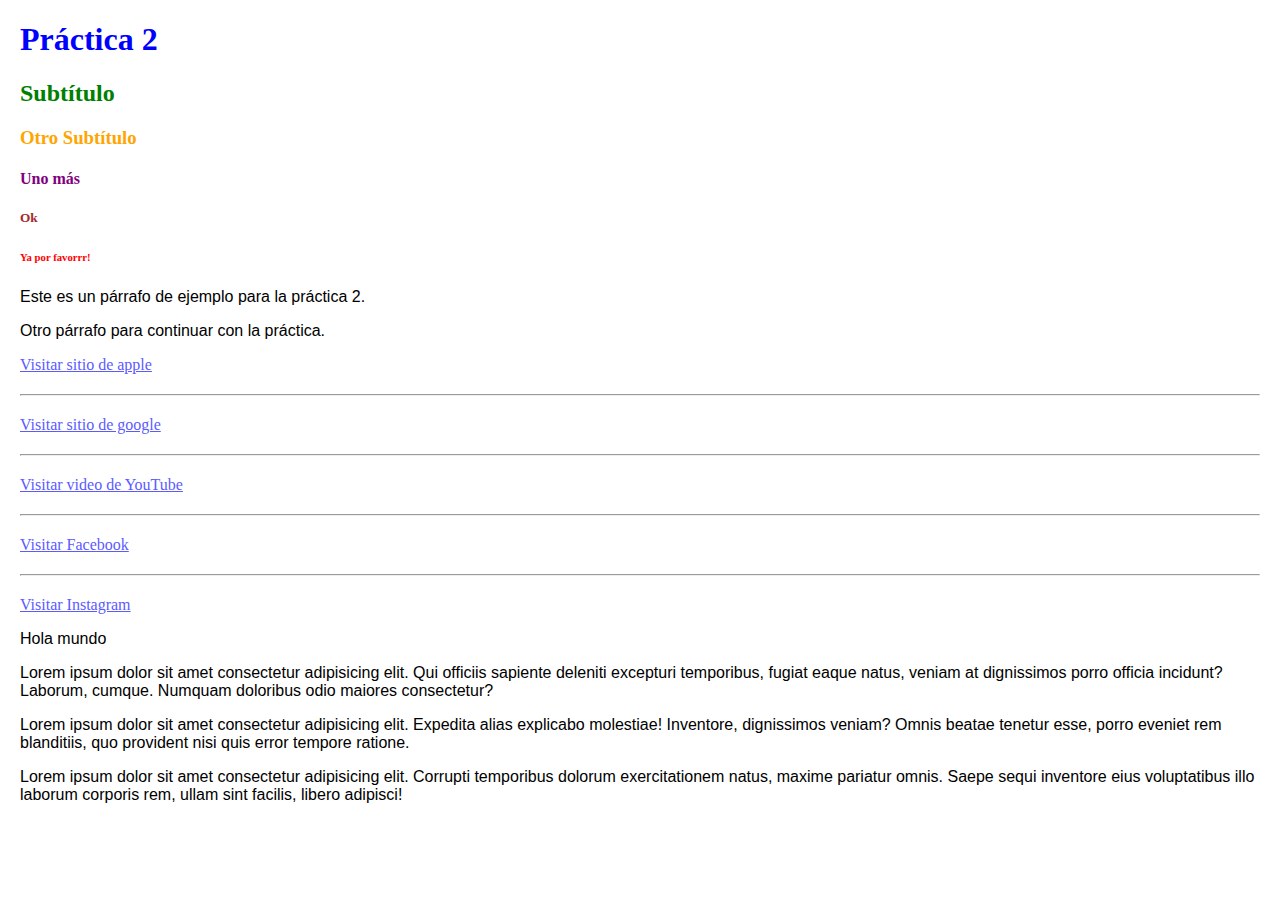
<file: Prácticas/practica2/index.html>
<!DOCTYPE html>
<html lang="es">
<head>
    <meta charset="UTF-8">
    <meta name="viewport" content="width=device-width, initial-scale=1.0">
    <title>Práctica 2</title>
    <style>
        h1 { color: blue; }
        h2 { color: green; }
        h3 { color: orange; }
        h4 { color: purple; }
        h5 { color: brown; }
        h6 { color: red; }
        p { font-family: Arial, sans-serif; font-size: 16px; }
        a { text-decoration: underline; color: rgb(91, 91, 255); }
        a:hover { text-decoration: underline; }
        body { margin: 20px; }
        hr { margin: 20px 0; }
        body { margin: 20px; }
        

        

    </style>

    
</head>
<body>
    <h1>Práctica 2 </h1>
    <h2>Subtítulo</h2>
    <h3>Otro Subtítulo</h3>
    <h4>Uno más</s></h4>
    <h5>Ok</h5>
    <h6>Ya por favorrr!</h6>
    <p>Este es un párrafo de ejemplo para la práctica 2.</p>
    <p>Otro párrafo para continuar con la práctica.</p>
    <a href="http://apple.com"> Visitar sitio de apple </a>
    <br>
    <hr>
    <a href=" https://google.com " target="_blank">Visitar sitio de google </a>
<br>
    <hr>
    <a href="https://www.youtube.com/watch?v=dQw4w9WgXcQ" target="_blank">Visitar video de YouTube</a>
    <br>
    <hr>
    <a href="https://www.facebook.com/" target="_blank">Visitar Facebook</a>
    <br>
    <hr>
    <a href="https://www.instagram.com/" target="_blank">Visitar Instagram</a>

  
    
</body>
<p>Hola mundo</p>
<p>Lorem ipsum dolor sit amet consectetur adipisicing elit. Qui officiis sapiente deleniti excepturi temporibus, fugiat eaque natus, veniam at dignissimos porro officia incidunt? Laborum, cumque. Numquam doloribus odio maiores consectetur?
<p>Lorem ipsum dolor sit amet consectetur adipisicing elit. Expedita alias explicabo molestiae! Inventore, dignissimos veniam? Omnis beatae tenetur esse, porro eveniet rem blanditiis, quo provident nisi quis error tempore ratione.    
<p>Lorem ipsum dolor sit amet consectetur adipisicing elit. Corrupti temporibus dolorum exercitationem natus, maxime pariatur omnis. Saepe sequi inventore eius voluptatibus illo laborum corporis rem, ullam sint facilis, libero adipisci!</p>
</html>
</file>
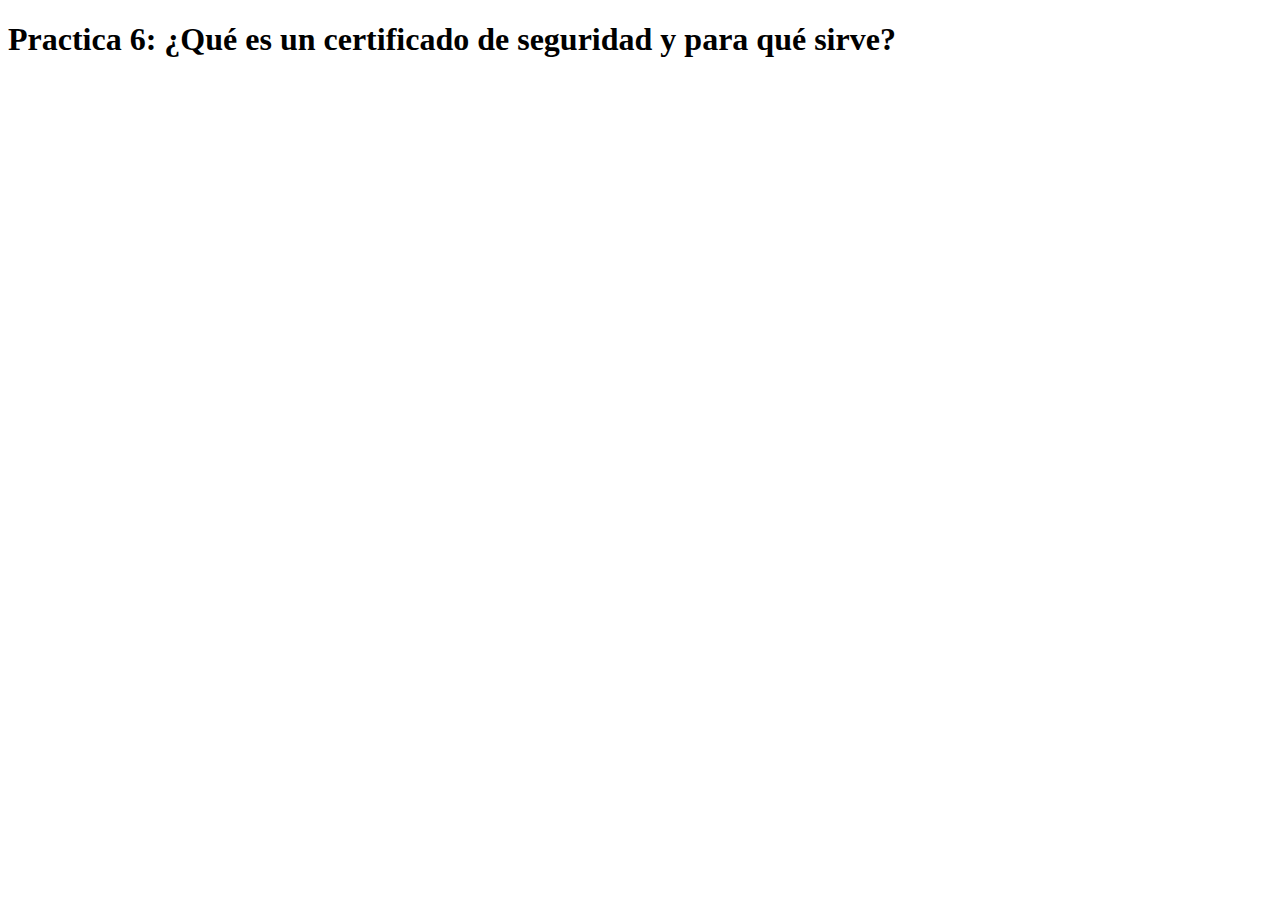
<file: Prácticas/practica6/index.html>
<!DOCTYPE html>
<html lang="es">
<head>
    <meta charset="UTF-8">
    <meta name="viewport" content="width=device-width, initial-scale=1.0">
    <title>Practica 6</title>
</head>
<body>
    <h1>
        Practica 6: ¿Qué es un certificado de seguridad y para qué sirve? 
    </h1>
    
</body>
</html>
</file>
<file: practica10/estilos.css>
:root {
    --color1: #f5f7fa;      /* Blanco grisáceo elegante */
    --color2: #1b5e20;      /* Verde oscuro sofisticado */
    --color3: #0d47a1;      /* Azul profundo profesional */
    --color4: #ffffff;      /* Blanco puro */
    --color5: #222b36;      /* Gris azulado oscuro */
    --color6: #e0e3e7;      /* Gris claro suave */
    --fuente: 'Segoe UI', 'Arial', 'Helvetica Neue', sans-serif;
    --sombra: 0 8px 32px rgba(13,71,161,0.10), 0 1.5px 8px rgba(27,94,32,0.08);
    --sombra-hover: 0 12px 40px rgba(27,94,32,0.18), 0 2px 16px rgba(13,71,161,0.10);
}

body {
    background: linear-gradient(120deg, var(--color1) 60%, var(--color6) 100%);
    font-family: var(--fuente);
    min-height: 100vh;
    color: var(--color5);
    letter-spacing: 0.02em;
    font-size: 1.08rem;
}

* {
    box-sizing: border-box;
    margin: 0;
    padding: 0;
}

.container {
    display: grid;
    grid-template-columns: repeat(4, 1fr);
    gap: 36px;
    padding: 64px 48px;
    max-width: 1400px;
    margin: 0 auto;
}

.item {
    background: linear-gradient(120deg, var(--color4) 80%, #f8fafc 100%);
    border: none;
    padding: 40px 28px 32px 28px;
    text-align: center;
    border-radius: 20px;
    box-shadow: var(--sombra);
    transition: transform 0.22s cubic-bezier(.4,2,.6,1), box-shadow 0.22s;
    font-size: 1.18rem;
    position: relative;
    overflow: hidden;
}

.item::before {
    content: "";
    position: absolute;
    top: -60px; left: -60px;
    width: 120px; height: 120px;
    background: radial-gradient(circle, var(--color6) 0%, transparent 80%);
    opacity: 0.18;
    z-index: 0;
}

.item:hover {
    transform: translateY(-6px) scale(1.035);
    box-shadow: var(--sombra-hover);
    border: none;
    z-index: 2;
}

#item1, #item6 {
    background: linear-gradient(120deg, var(--color2) 80%, var(--color3) 100%);
    color: #fff;
    box-shadow: 0 10px 40px rgba(27,94,32,0.18), 0 2px 16px rgba(13,71,161,0.10);
    border: none;
}

img {
    width: 100%;
    height: 220px;
    object-fit: cover;
    border-radius: 12px;
    border: none;
    margin-bottom: 22px;
    box-shadow: 0 2px 16px rgba(13,71,161,0.09);
    transition: filter 0.18s;
}

.item:hover img {
    filter: brightness(1.07) saturate(1.1);
}

h1, h2 {
    font-size: 2.7rem;
    font-weight: 700;
    text-transform: uppercase;
    font-family: 'Segoe UI', 'Arial', 'Helvetica Neue', sans-serif;
    color: var(--color3);
    margin-bottom: 28px;
    text-align: center;
    letter-spacing: 2px;
    padding: 12px 0 8px 0;
    background: none;
    border: none;
    text-shadow: 0 2px 16px var(--color1), 0 1px 0 var(--color6);
    position: relative;
}

h1::after, h2::after {
    content: "";
    display: block;
    margin: 16px auto 0 auto;
    width: 70px;
    height: 4px;
    border-radius: 2px;
    background: linear-gradient(90deg, var(--color2), var(--color3));
    opacity: 0.85;
}

@media (max-width: 1200px) {
    .container {
        grid-template-columns: repeat(2, 1fr);
        gap: 28px;
        padding: 40px 16px;
    }
}
@media (max-width: 700px) {
    .container {
        grid-template-columns: 1fr;
        padding: 12px 4px;
        gap: 18px;
    }
    .item {
        padding: 28px 10px 22px 10px;
    }
    img {
        height: 160px;
    }
    h1, h2 {
        font-size: 2rem;
    }
}
</file>
<file: practica13/estilos.css>
body {
    background-color: gray;
    color: black;
    padding: 0%;
    margin: 0%;
    font-family: "Alan Sans", sans-serif;
    text-align: center
;
}

#encabezado {
    background-color: white;
    border: 2px solid black;
    width: 80%;
    display: inline block;
    border-radius: 40%;
    box-shadow: 2px -8px 60px 41px rgba(120,103,103,0.92) inset;
-webkit-box-shadow: 2px -8px 60px 41px rgba(120,103,103,0.92) inset;
-moz-box-shadow: 2px -8px 60px 41px rgba(120,103,103,0.92) inset;
}
</file>
<file: practica14/estilos.css>
body {
    background-color: lightgray;
    font-family: Arial, sans-serif;
   
   
}
 
#container {
   display:flex;
    flex-wrap: wrap;
    gap: 10px;
    justify-content: center;
    padding: 20px;
    background-color: white;
    border: 2px solid #ccc;
    border-radius: 10px;
 
}
 
.cuadro {
    background-color: #4CAF50;
    color: rgb(50, 13, 13);
    display: flex;
    align-items: center;
    justify-content: center;
    width: 100px;
    height: 100px;
    font-size: 4rem;
    border-radius: 50%;
    box-shadow: 2px 2px 5px rgba(0,0,0,0.3);
}
 
.cuadro:hover {
    background-color: #c01515;
    transform: scale(1.05);
    transition: transform 0.2s;
}
</file>
<file: practica16/estilos.css>
body {
    background-color: #141414;
    font-family: 'Helvetica Neue', Arial, sans-serif;
    margin: 0;
}

h1 {
    text-align: center;
    color: #e50914;
    margin-top: 20px;
    font-size: 3.5rem;
    font-weight: 900;
    letter-spacing: 3px;
    text-shadow: 0 4px 24px #e50914, 0 2px 8px #000;
    transition: font-size 0.3s, text-shadow 0.3s;
}

/* Reduce h1 size when hovering any .item */
.item:hover ~ h1,
.item:focus ~ h1 {
    font-size: 2rem;
    text-shadow: 0 2px 8px #e50914, 0 1px 4px #000;
}

.header {
    background: #181818;
    color: #e50914;
    padding: 20px 40px;
    font-size: 2rem;
    font-weight: bold;
    letter-spacing: 2px;
    box-shadow: 0 2px 8px rgba(0,0,0,0.7);
}

.container {
    display: grid;
    grid-template-columns: repeat(5, 1fr);
    gap: 20px;
    padding: 40px;
}

.item {
    background-color: #222;
    border-radius: 4px;
    overflow: hidden;
    position: relative;
    min-height: 280px;
    box-shadow: none;
    border: none;
    transition: transform 0.3s, box-shadow 0.3s;
    cursor: pointer;
    display: flex;
    align-items: flex-end;
    justify-content: center;
}


.item::after {
    content: "ver";
    display: block;
    position: absolute;
    left: 50%;
        bottom: -32px; /* sube el botón para que se vea más */
        transform: translateX(-50%);
        background: #fff;
        color: #e50914;
        font-weight: 700;
        font-size: 1.3rem; /* más grande */
        padding: 12px 32px; /* más grande */
        border-radius: 28px;
        box-shadow: 0 6px 20px rgba(0,0,0,0.28); /* sombra más notoria */
        opacity: 0.9; /* más visible incluso antes del hover */
        pointer-events: none;
        transition: opacity 0.3s, bottom 0.3s, box-shadow 0.3s;
        letter-spacing: 1.5px;
        z-index: 10;
    }

    .item:hover::after,
    .item:focus::after {
        opacity: 1;
        bottom: -12px; /* sube aún más en hover */
        box-shadow: 0 10px 32px rgba(229,9,20,0.28), 0 4px 12px rgba(0,0,0,0.28); /* sombra roja y negra */
        pointer-events: auto;
    }

.item:hover {
    transform: scale(1.08);
    box-shadow: 0 0 0 4px #e50914;
    z-index: 2;
}

.item span {
    position: absolute;
    bottom: 0;
    left: 0;
    right: 0;
    background: rgba(20,20,20,0.8);
    color: #fff;
    padding: 10px;
    font-size: 1.1rem;
    text-align: center;
    font-weight: 500;
}

.item1, .item2, .item3, .item4, .item5, .item6, .item7, .item8, .item9 {
    background-size: cover;
    background-position: center;
    color: white;
    border-radius: 4px;
    min-height: 280px;
}


.item1 { grid-column: 1/2; grid-row: 1/2; background-image: url('https://upload.wikimedia.org/wikipedia/en/b/bc/Interstellar_film_poster.jpg'); }
.item2 { grid-column: 2/3; grid-row: 1/2; background-image: url('https://m.media-amazon.com/images/I/81p+xe8cbnL._AC_SY679_.jpg'); }
.item3 { grid-column: 3/4; grid-row: 1/2; background-image: url('https://m.media-amazon.com/images/I/71c05lTE03L._AC_SY679_.jpg'); }
.item4 { grid-column: 4/5; grid-row: 1/2; background-image: url('https://upload.wikimedia.org/wikipedia/en/3/3d/The_Lion_King_poster.jpg'); }
.item5 { grid-column: 5/6; grid-row: 1/2; background-image: url('https://m.media-amazon.com/images/I/81ExhpBEbHL._AC_SY679_.jpg'); } 
.item6 { grid-column: 1/2; grid-row: 2/3; background-image: url('https://upload.wikimedia.org/wikipedia/en/b/bc/Interstellar_film_poster.jpg'); } 
.item7 { grid-column: 2/3; grid-row: 2/3; background-image: url('https://m.media-amazon.com/images/I/71c05lTE03L._AC_SY679_.jpg'); } 
.item8 { grid-column: 3/4; grid-row: 2/3; background-image: url('https://m.media-amazon.com/images/I/81p+xe8cbnL._AC_SY679_.jpg'); }
.item9 { grid-column: 4/6; grid-row: 2/3; background-image: url('https://upload.wikimedia.org/wikipedia/en/1/17/Doctor_Strange_in_the_Multiverse_of_Madness_poster.jpg'); }

@media screen and (max-width: 900px) {
    .container {
        grid-template-columns: repeat(2, 1fr);
        padding: 20px;
    }
    .item { min-height: 180px; }
}
</file>
<file: practica9/estilos.css>
body { 
   
background: #2A7B9B;
background: linear-gradient(90deg, rgba(42, 123, 155, 1) 0%, rgba(87, 199, 133, 1) 50%, rgba(237, 221, 83, 1) 100%);
   font-family: Verdana, Geneva, Tahoma, sans-serif, Helvetica, sans-serif;
   color: white;
   text-align: center;
   margin: 0;
   padding: 0;
}

h1 {
    font-size: larger;
     font-family: "Epunda Slab", serif;
}

h1, h2, h3 {
   margin: 0;
   padding: 10px;
    text-shadow: 2px 2px 4px rgba(0, 0, 0, 0.5);
}
</file>
<file: Prácticas/practica12/estilos.css>
body {
    background-color: magenta;
    color:bisque;
    font-family: Arial, sans-serif;
    text-align: center;
}
h1 {
    text-align: center;
    font-size: 3em;
    margin-top: 20%;
    font-size: 150px;
    color: yellow;

}


p {
    font-size: 1.5rem;
    color: lightblue;
    margin: 20px;
}
a {
    color: yellow;
    font-size: 2rem;
    text-decoration: none;
    margin: 20px;
}

a:hover {
    color: pink;
    text-decoration: underline;
}

h2 {
    font-size: 4em;
}

#padre {
    font-size: 20px;
}
h2 {
    font-size: 4em;
}


h3 {
    font-size: 5.5em;
}
li {
    font-size: 30rem;/* Relativo al root */
}
</file>
